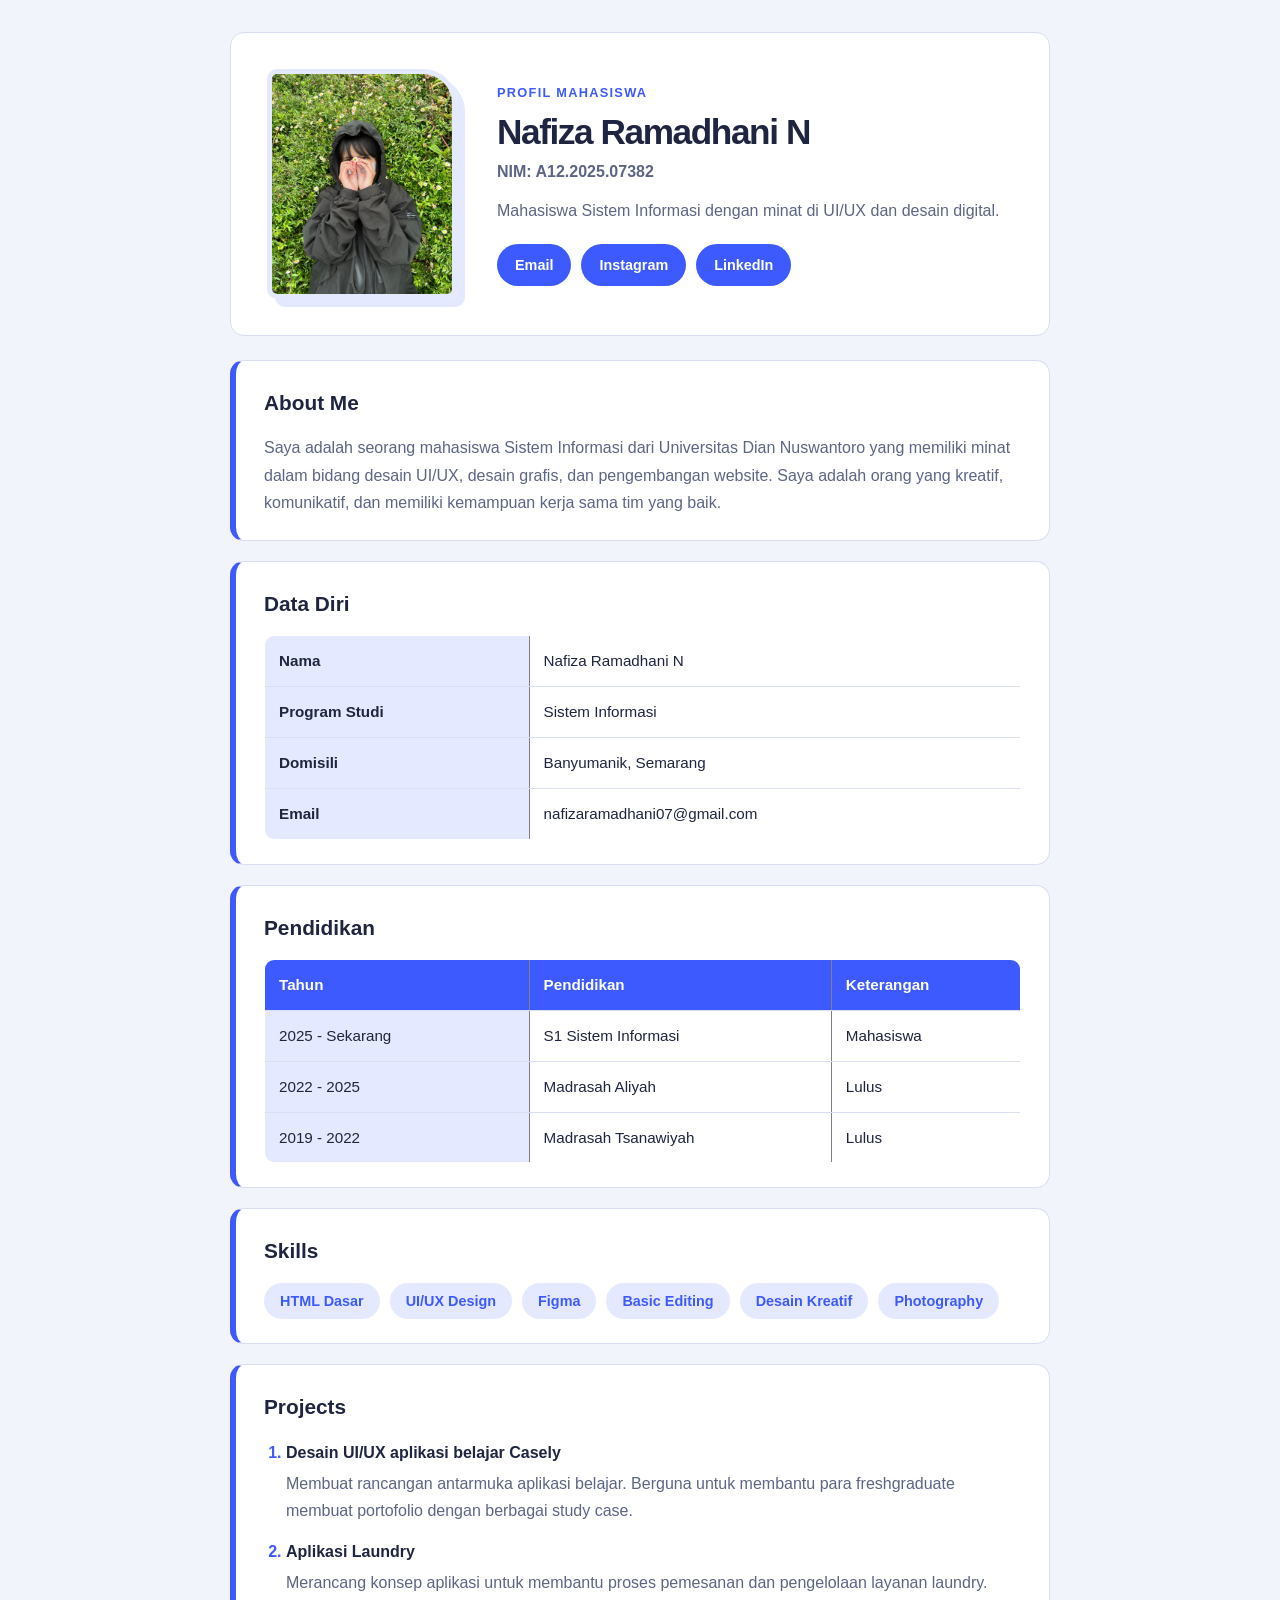
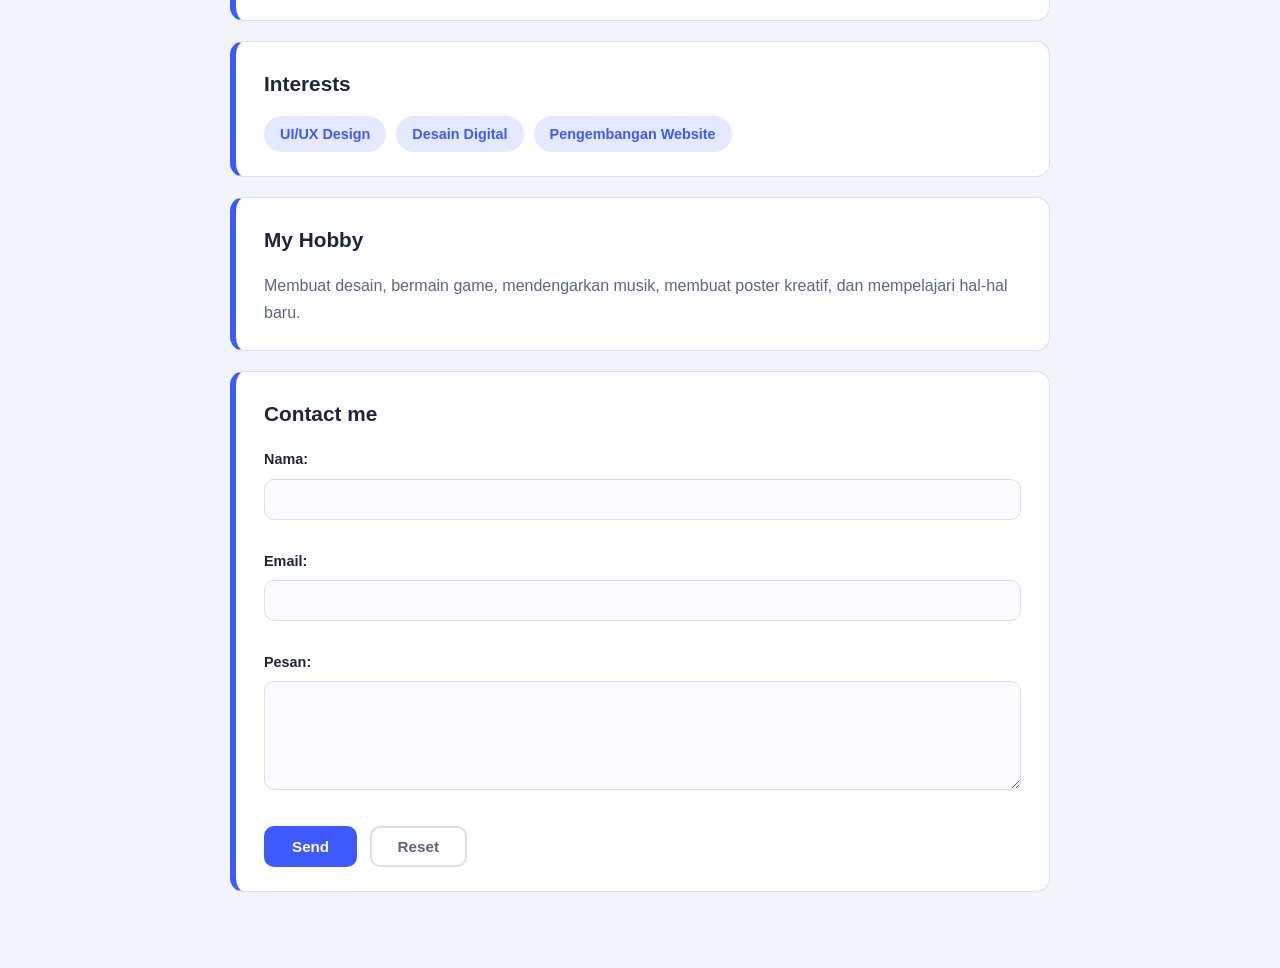
<file: index.html>
<!DOCTYPE html>
<html lang="id">
<head>
    <meta charset="UTF-8">
    <meta name="viewport" content="width=device-width, initial-scale=1.0">
    <title>CV Fiza</title>
    <link rel="stylesheet" href="styleGue.css">
</head>

<body>
    <div class="container">
        <header>
            <img src="foto tugas.jpeg" alt="Foto Nafiza Ramadhani" width="150" height="180">

            <div class="profile-copy">
                <h1>Profil mahasiswa</h1>
                <h2>Nafiza Ramadhani N</h2>
                <h4>NIM: A12.2025.07382</h4>
                <p>Mahasiswa Sistem Informasi dengan minat di UI/UX dan desain digital.</p>

                <nav class="profile-links" aria-label="Kontak dan media sosial">
                    <a href="mailto:nafizaramadhani07@gmail.com">Email</a>
                    <a href="https://www.instagram.com/mmiecrowave?stkn=NzhyMmM2cHAxMWE1" target="_blank" rel="noreferrer">Instagram</a>
                    <a href="https://www.linkedin.com/in/nafiza-ramadhani-930008445/" target="_blank" rel="noopener noreferrer">LinkedIn</a>
                </nav>
            </div>
        </header>

        <section>
            <h2>About Me</h2>
            <p>
                Saya adalah seorang mahasiswa Sistem Informasi dari Universitas Dian Nuswantoro
                yang memiliki minat dalam bidang desain UI/UX, desain grafis, dan pengembangan website.
                Saya adalah orang yang kreatif, komunikatif, dan memiliki kemampuan kerja sama tim yang baik.
            </p>
        </section>

        <section>
            <h2>Data Diri</h2>
            <table border="1" cellpadding="8" cellspacing="0">
                <tr>
                    <td><b>Nama</b></td>
                    <td>Nafiza Ramadhani N</td>
                </tr>
                <tr>
                    <td><b>Program Studi</b></td>
                    <td>Sistem Informasi</td>
                </tr>
                <tr>
                    <td><b>Domisili</b></td>
                    <td>Banyumanik, Semarang</td>
                </tr>
                <tr>
                    <td><b>Email</b></td>
                    <td>nafizaramadhani07@gmail.com</td>
                </tr>
            </table>
        </section>

        <section>
            <h2>Pendidikan</h2>
            <table border="1" cellpadding="8" cellspacing="0">
                <tr>
                    <th>Tahun</th>
                    <th>Pendidikan</th>
                    <th>Keterangan</th>
                </tr>
                <tr>
                    <td>2025 - Sekarang</td>
                    <td>S1 Sistem Informasi</td>
                    <td>Mahasiswa</td>
                </tr>
                <tr>
                    <td>2022 - 2025</td>
                    <td>Madrasah Aliyah</td>
                    <td>Lulus</td>
                </tr>
                <tr>
                    <td>2019 - 2022</td>
                    <td>Madrasah Tsanawiyah</td>
                    <td>Lulus</td>
                </tr>
            </table>
        </section>

        <section>
            <h2>Skills</h2>
            <ul>
                <li>HTML Dasar</li>
                <li>UI/UX Design</li>
                <li>Figma</li>
                <li>Basic Editing</li>
                <li>Desain Kreatif</li>
                <li>Photography</li>
            </ul>
        </section>

        <section>
            <h2>Projects</h2>
            <ol>
                <li>
                    <b>Desain UI/UX aplikasi belajar Casely</b>
                    <p>
                        Membuat rancangan antarmuka aplikasi belajar. Berguna untuk membantu para
                        freshgraduate membuat portofolio dengan berbagai study case.
                    </p>
                </li>
                <li>
                    <b>Aplikasi Laundry</b>
                    <p>
                        Merancang konsep aplikasi untuk membantu proses pemesanan dan pengelolaan
                        layanan laundry.
                    </p>
                </li>
            </ol>
        </section>

        <section>
            <h2>Interests</h2>
            <ul>
                <li>UI/UX Design</li>
                <li>Desain Digital</li>
                <li>Pengembangan Website</li>
            </ul>
        </section>

        <section>
            <h2>My Hobby</h2>
            <p>
                Membuat desain, bermain game, mendengarkan musik, membuat poster kreatif, dan
                mempelajari hal-hal baru.
            </p>
        </section>

        <section>
            <h2>Contact me</h2>
            <form>
                <label for="nama">Nama:</label><br>
                <input type="text" id="nama" name="nama">
                <br><br>

                <label for="email">Email:</label><br>
                <input type="email" id="email" name="email">
                <br><br>

                <label for="pesan">Pesan:</label><br>
                <textarea id="pesan" name="pesan" rows="5" cols="40"></textarea>
                <br><br>

                <input type="submit" value="Send">
                <input type="reset" value="Reset">
            </form>
        </section>
    </div>
</body>
</html>
</file>
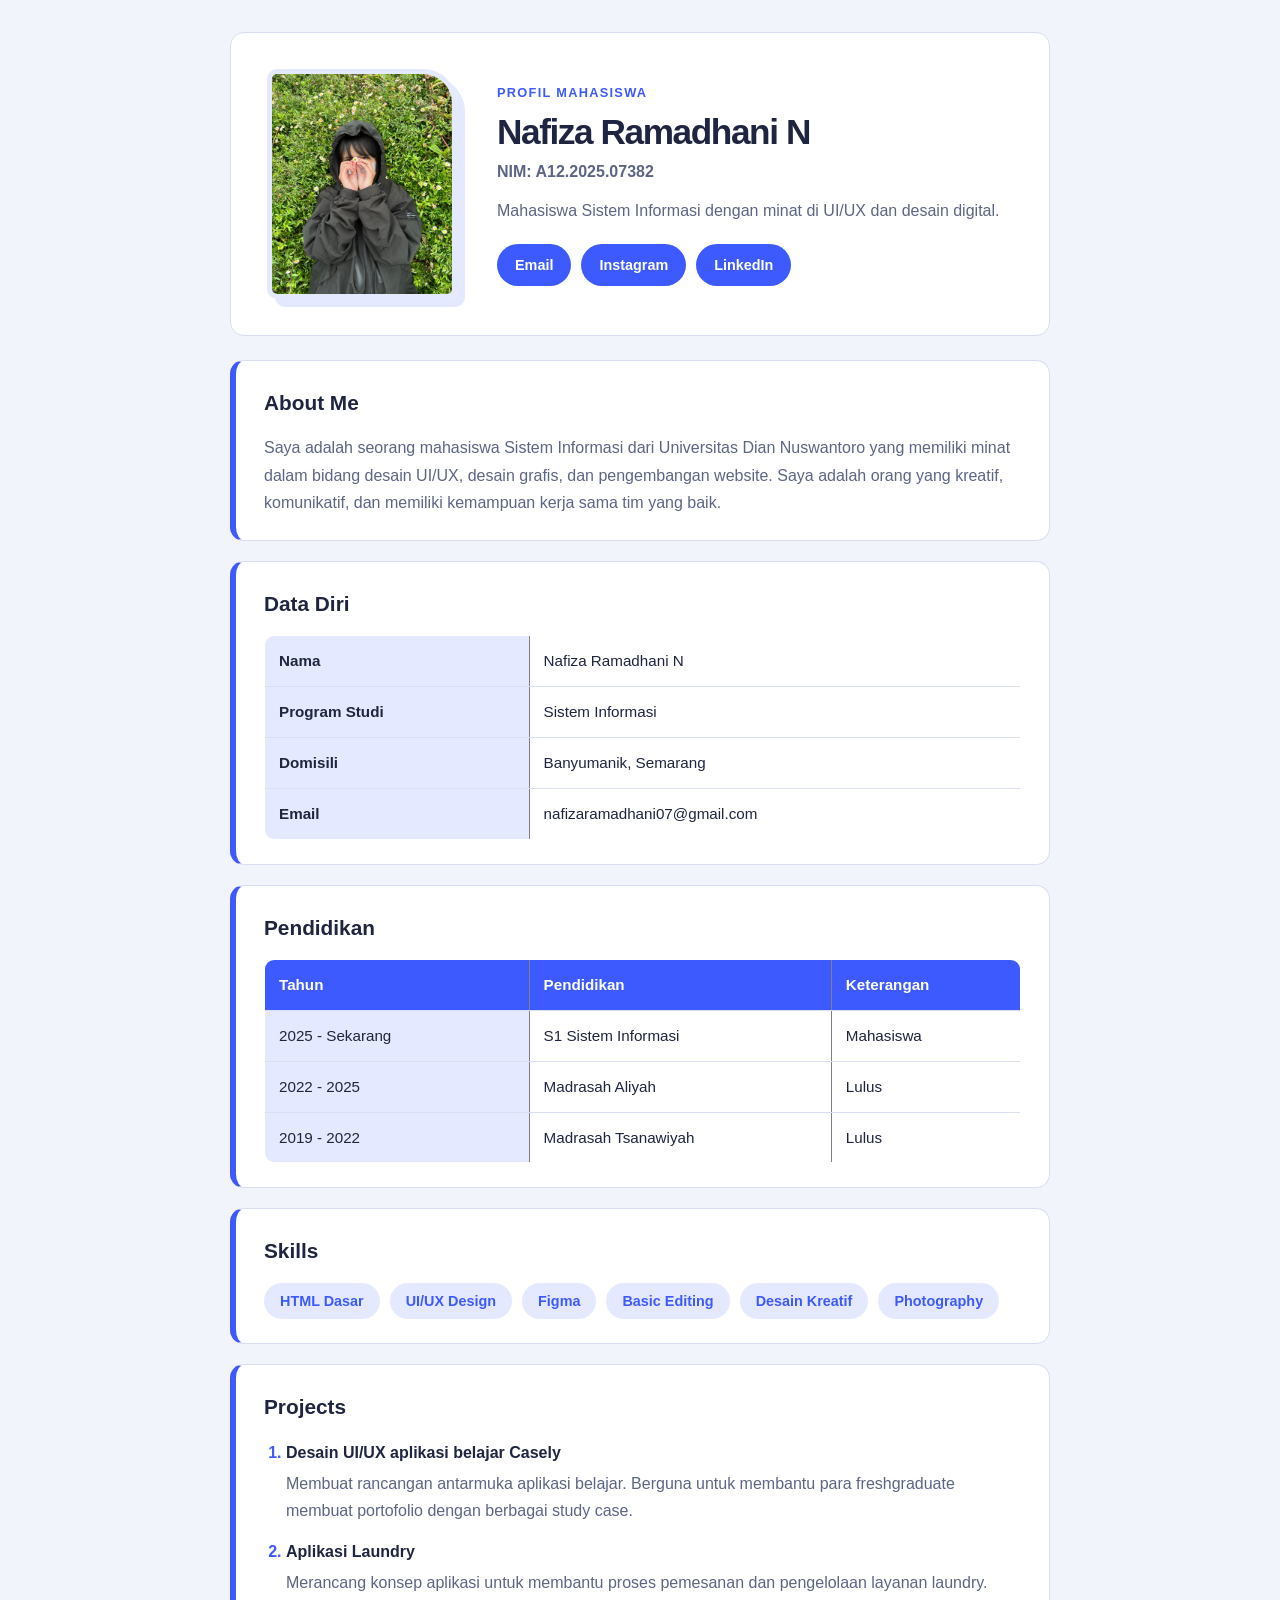
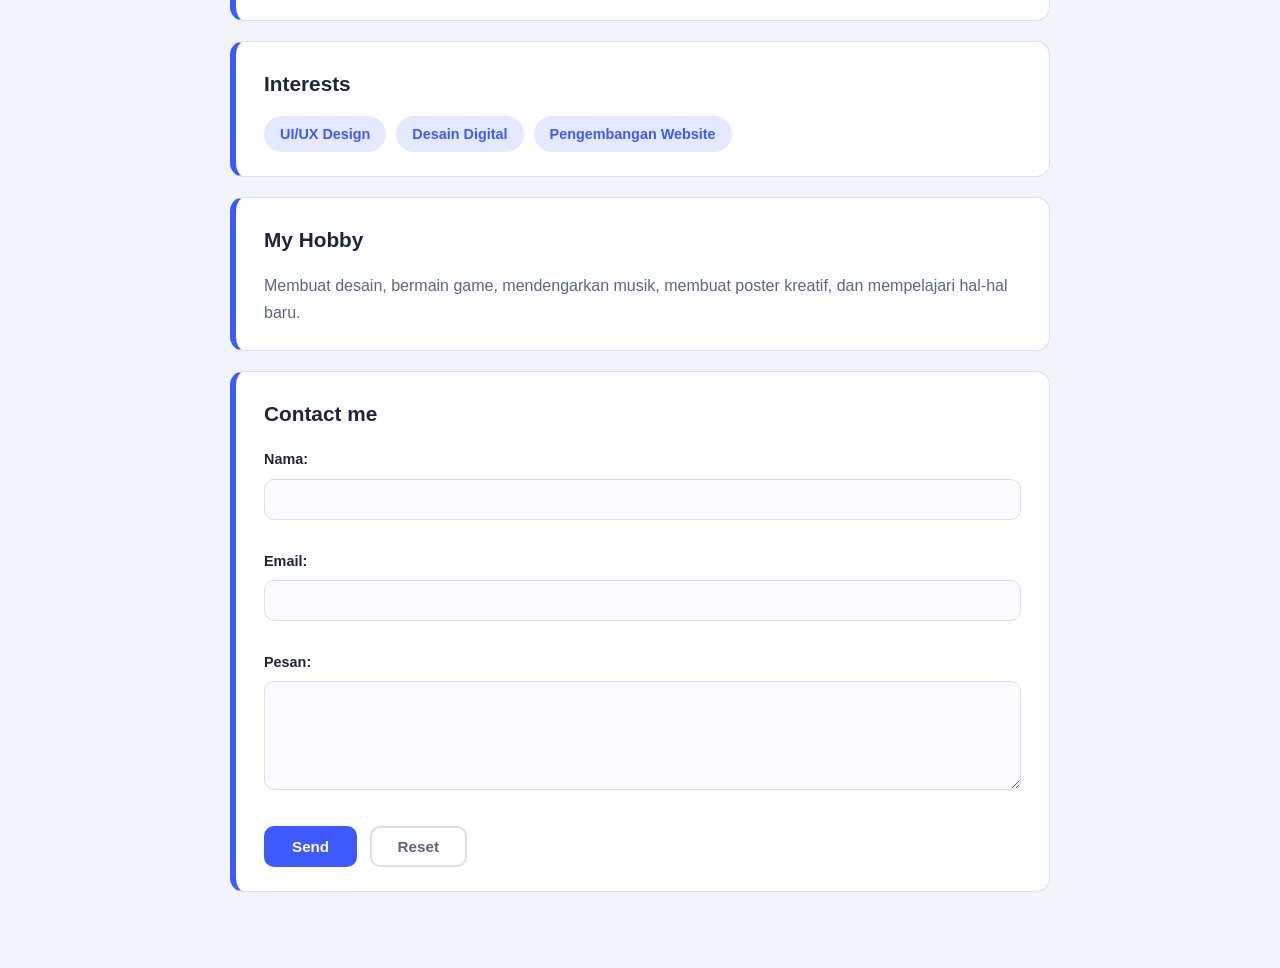
<file: makcrit.html>
<!DOCTYPE html>
<html lang="id">
<head>
    <meta charset="UTF-8">
    <meta name="viewport" content="width=device-width, initial-scale=1.0">
    <title>CV Fiza</title>
    <link rel="stylesheet" href="styleGue.css">
</head>

<body>
    <div class="container">
        <header>
            <img src="foto tugas.jpeg" alt="Foto Nafiza Ramadhani" width="150" height="180">

            <div class="profile-copy">
                <h1>Profil mahasiswa</h1>
                <h2>Nafiza Ramadhani N</h2>
                <h4>NIM: A12.2025.07382</h4>
                <p>Mahasiswa Sistem Informasi dengan minat di UI/UX dan desain digital.</p>

                <nav class="profile-links" aria-label="Kontak dan media sosial">
                    <a href="mailto:nafizaramadhani07@gmail.com">Email</a>
                    <a href="https://www.instagram.com/mmiecrowave?stkn=NzhyMmM2cHAxMWE1" target="_blank" rel="noreferrer">Instagram</a>
                    <a href="https://www.linkedin.com/in/nafiza-ramadhani-930008445/" target="_blank" rel="noopener noreferrer">LinkedIn</a>
                </nav>
            </div>
        </header>

        <section>
            <h2>About Me</h2>
            <p>
                Saya adalah seorang mahasiswa Sistem Informasi dari Universitas Dian Nuswantoro
                yang memiliki minat dalam bidang desain UI/UX, desain grafis, dan pengembangan website.
                Saya adalah orang yang kreatif, komunikatif, dan memiliki kemampuan kerja sama tim yang baik.
            </p>
        </section>

        <section>
            <h2>Data Diri</h2>
            <table border="1" cellpadding="8" cellspacing="0">
                <tr>
                    <td><b>Nama</b></td>
                    <td>Nafiza Ramadhani N</td>
                </tr>
                <tr>
                    <td><b>Program Studi</b></td>
                    <td>Sistem Informasi</td>
                </tr>
                <tr>
                    <td><b>Domisili</b></td>
                    <td>Banyumanik, Semarang</td>
                </tr>
                <tr>
                    <td><b>Email</b></td>
                    <td>nafizaramadhani07@gmail.com</td>
                </tr>
            </table>
        </section>

        <section>
            <h2>Pendidikan</h2>
            <table border="1" cellpadding="8" cellspacing="0">
                <tr>
                    <th>Tahun</th>
                    <th>Pendidikan</th>
                    <th>Keterangan</th>
                </tr>
                <tr>
                    <td>2025 - Sekarang</td>
                    <td>S1 Sistem Informasi</td>
                    <td>Mahasiswa</td>
                </tr>
                <tr>
                    <td>2022 - 2025</td>
                    <td>Madrasah Aliyah</td>
                    <td>Lulus</td>
                </tr>
                <tr>
                    <td>2019 - 2022</td>
                    <td>Madrasah Tsanawiyah</td>
                    <td>Lulus</td>
                </tr>
            </table>
        </section>

        <section>
            <h2>Skills</h2>
            <ul>
                <li>HTML Dasar</li>
                <li>UI/UX Design</li>
                <li>Figma</li>
                <li>Basic Editing</li>
                <li>Desain Kreatif</li>
                <li>Photography</li>
            </ul>
        </section>

        <section>
            <h2>Projects</h2>
            <ol>
                <li>
                    <b>Desain UI/UX aplikasi belajar Casely</b>
                    <p>
                        Membuat rancangan antarmuka aplikasi belajar. Berguna untuk membantu para
                        freshgraduate membuat portofolio dengan berbagai study case.
                    </p>
                </li>
                <li>
                    <b>Aplikasi Laundry</b>
                    <p>
                        Merancang konsep aplikasi untuk membantu proses pemesanan dan pengelolaan
                        layanan laundry.
                    </p>
                </li>
            </ol>
        </section>

        <section>
            <h2>Interests</h2>
            <ul>
                <li>UI/UX Design</li>
                <li>Desain Digital</li>
                <li>Pengembangan Website</li>
            </ul>
        </section>

        <section>
            <h2>My Hobby</h2>
            <p>
                Membuat desain, bermain game, mendengarkan musik, membuat poster kreatif, dan
                mempelajari hal-hal baru.
            </p>
        </section>

        <section>
            <h2>Contact me</h2>
            <form>
                <label for="nama">Nama:</label><br>
                <input type="text" id="nama" name="nama">
                <br><br>

                <label for="email">Email:</label><br>
                <input type="email" id="email" name="email">
                <br><br>

                <label for="pesan">Pesan:</label><br>
                <textarea id="pesan" name="pesan" rows="5" cols="40"></textarea>
                <br><br>

                <input type="submit" value="Send">
                <input type="reset" value="Reset">
            </form>
        </section>
    </div>
</body>
</html>
</file>
<file: styleGue.css>
:root {
    --bg: #f1f4fb;
    --card: #ffffff;
    --ink: #1f2540;
    --muted: #5d6585;
    --accent: #3d5afe;
    --accent-soft: #e4e9ff;
    --line: #d9dff0;
}

* { box-sizing: border-box; }

body {
    margin: 0;
    padding: 32px 16px 56px;
    background: var(--bg);
    color: var(--ink);
    font-family: "Plus Jakarta Sans", Arial, sans-serif;
    line-height: 1.7;
}

.container {
    max-width: 820px;
    margin: 0 auto;
}

header {
    display: flex;
    align-items: center;
    gap: 40px;
    background: #fff;
    color: var(--ink);
    padding: 36px;
    border: 1px solid var(--line);
    border-radius: 14px;
    margin-bottom: 24px;
}

header h1 {
    margin: 0 0 8px;
    color: var(--accent);
    font-size: 0.8rem;
    font-weight: 800;
    letter-spacing: 0.1em;
    text-transform: uppercase;
}

header img {
    flex: 0 0 190px;
    width: 190px;
    height: 230px;
    object-fit: cover;
    border-radius: 10px 34px 10px 10px;
    border: 5px solid var(--accent-soft);
    box-shadow: 8px 8px 0 var(--accent-soft);
}

.profile-copy {
    min-width: 0;
}

header h2 {
    margin: 0 0 4px;
    font-size: 2.2rem;
    line-height: 1.2;
    font-weight: 700;
    letter-spacing: -0.04em;
}

header h4 {
    margin: 0 0 12px;
    font-weight: 600;
    color: var(--muted);
}

header p { margin: 0; color: var(--muted); }

.profile-links {
    display: flex;
    flex-wrap: wrap;
    gap: 10px;
    margin-top: 20px;
}

.profile-links a {
    display: inline-block;
    padding: 9px 18px;
    border-radius: 999px;
    background: var(--accent);
    color: #fff;
    text-decoration: none;
    font-weight: 700;
    font-size: 0.9rem;
    transition: background 0.2s, color 0.2s, transform 0.2s;
}

.profile-links a:hover,
.profile-links a:focus-visible {
    background: #fff;
    color: var(--accent);
    outline: 2px solid var(--accent);
    outline-offset: 2px;
    transform: translateY(-2px);
}

section {
    background: var(--card);
    border: 1px solid var(--line);
    border-left: 6px solid var(--accent);
    border-radius: 14px;
    padding: 24px 28px;
    margin-bottom: 20px;
}

section h2 {
    margin: 0 0 14px;
    font-size: 1.3rem;
    font-weight: 800;
}

section p { margin: 0; color: var(--muted); }

hr { display: none; }

table {
    width: 100%;
    border-collapse: collapse;
    overflow: hidden;
    border-radius: 10px;
    font-size: 0.95rem;
}

td, th {
    padding: 12px 14px;
    text-align: left;
    border-bottom: 1px solid var(--line);
}

th {
    background: var(--accent);
    color: #fff;
    font-weight: 700;
}

tr:last-child td { border-bottom: none; }

td b { color: var(--ink); }

td:first-child:not(:only-child) { background: var(--accent-soft); width: 35%; }
table:has(th) td:first-child { background: none; width: auto; }

ul { padding: 0; margin: 0; }

section > ul {
    list-style: none;
    display: flex;
    flex-wrap: wrap;
    gap: 10px;
}

section > ul li {
    background: var(--accent-soft);
    color: var(--accent);
    padding: 6px 16px;
    border-radius: 999px;
    font-weight: 700;
    font-size: 0.9rem;
}

ol { padding-left: 22px; margin: 0; }

ol li { margin-bottom: 14px; }
ol li:last-child { margin-bottom: 0; }
ol li::marker { color: var(--accent); font-weight: 800; }
ol li p { margin-top: 4px; }

/* ===== Form ===== */
label { font-weight: 700; font-size: 0.9rem; }

input[type="text"],
input[type="email"],
textarea {
    width: 100%;
    margin-top: 6px;
    padding: 11px 14px;
    border: 1.5px solid var(--line);
    border-radius: 10px;
    font-family: inherit;
    font-size: 0.95rem;
    color: var(--ink);
    background: #fafbff;
}

input[type="text"]:focus,
input[type="email"]:focus,
textarea:focus {
    outline: none;
    border-color: var(--accent);
    box-shadow: 0 0 0 3px var(--accent-soft);
}

textarea { resize: vertical; }

input[type="submit"],
input[type="reset"] {
    padding: 10px 26px;
    margin-right: 8px;
    border-radius: 10px;
    font-family: inherit;
    font-weight: 700;
    font-size: 0.95rem;
    cursor: pointer;
    transition: transform 0.15s;
}

input[type="submit"] {
    background: var(--accent);
    color: #fff;
    border: 2px solid var(--accent);
}

input[type="reset"] {
    background: transparent;
    color: var(--muted);
    border: 2px solid var(--line);
}

input[type="submit"]:hover,
input[type="reset"]:hover { transform: translateY(-2px); }

@media (max-width: 560px) {
    body { padding: 20px 12px 36px; }
    header {
        flex-direction: column;
        align-items: flex-start;
        gap: 24px;
        padding: 24px;
    }
    header img {
        flex-basis: auto;
        width: 150px;
        height: 180px;
    }
    header h2 { font-size: 1.8rem; }
    section { padding: 20px; }
    td, th { padding: 10px; font-size: 0.85rem; }
}
</file>
